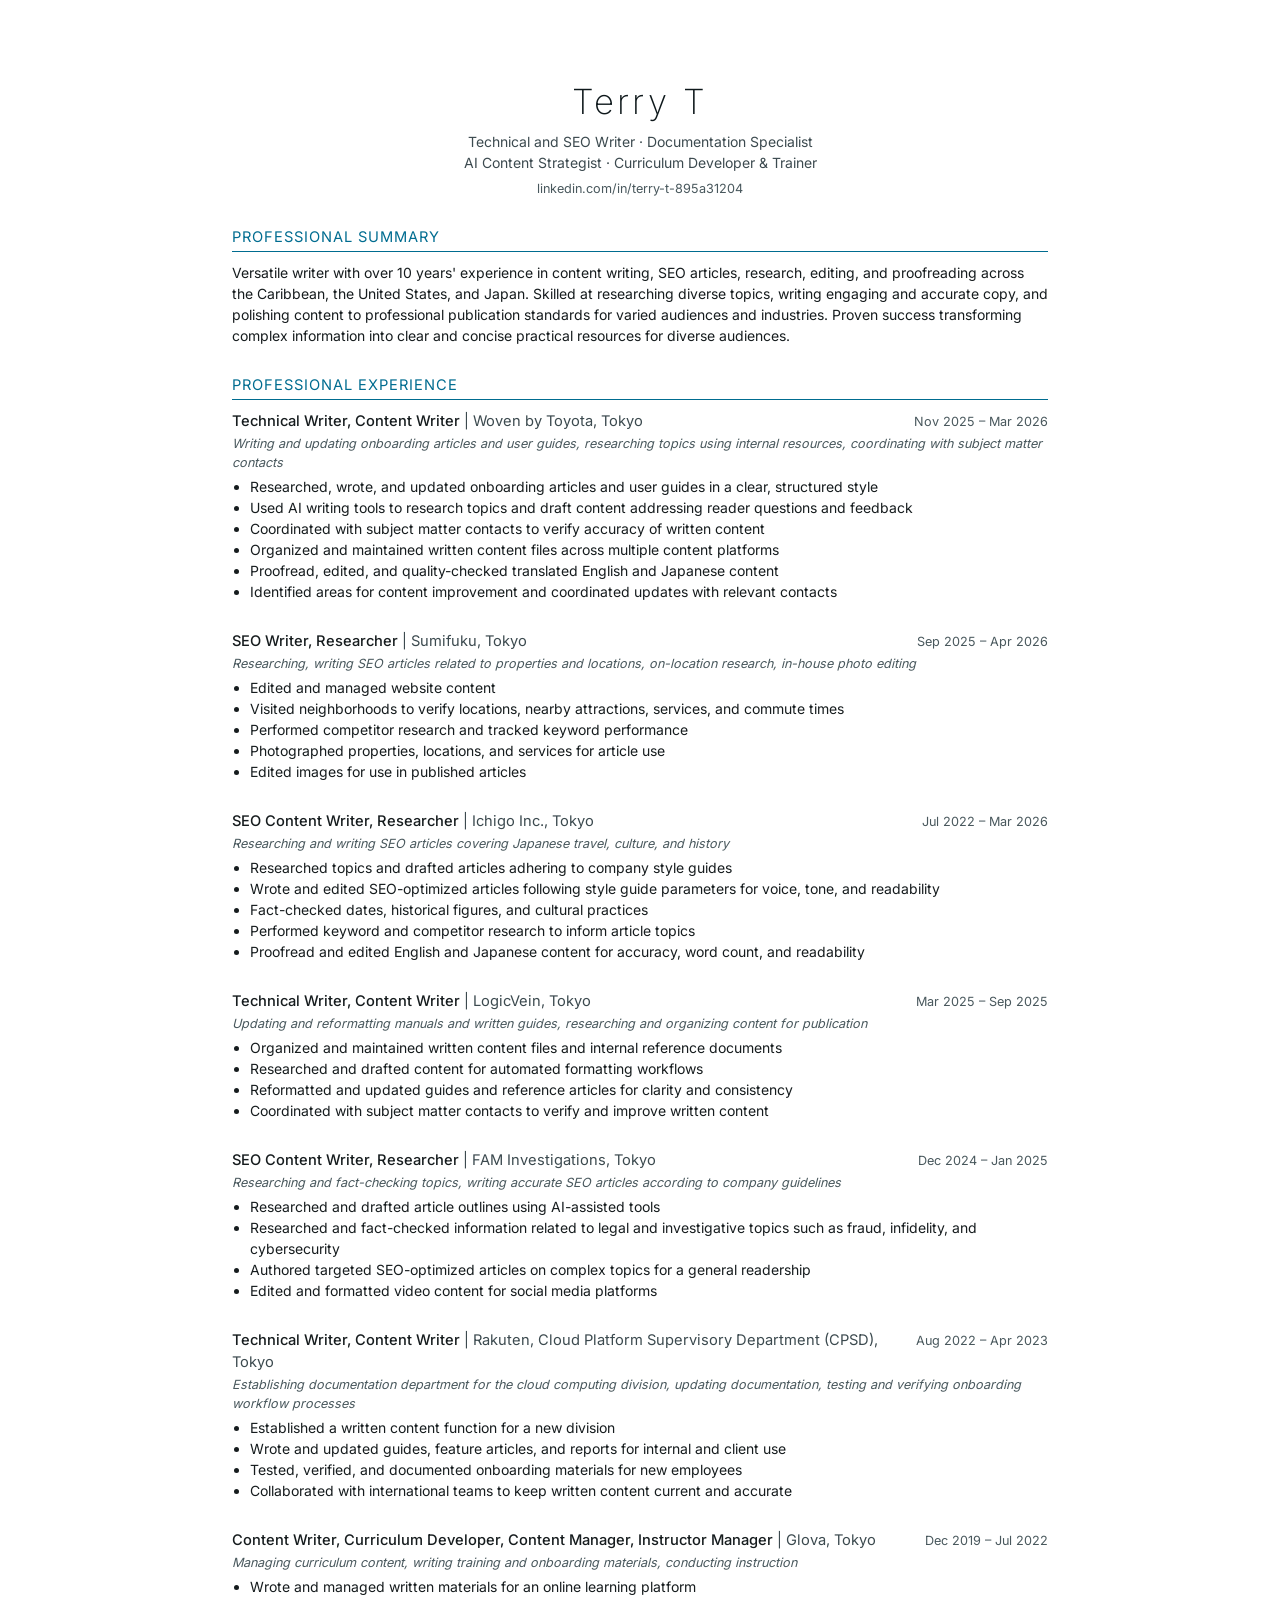
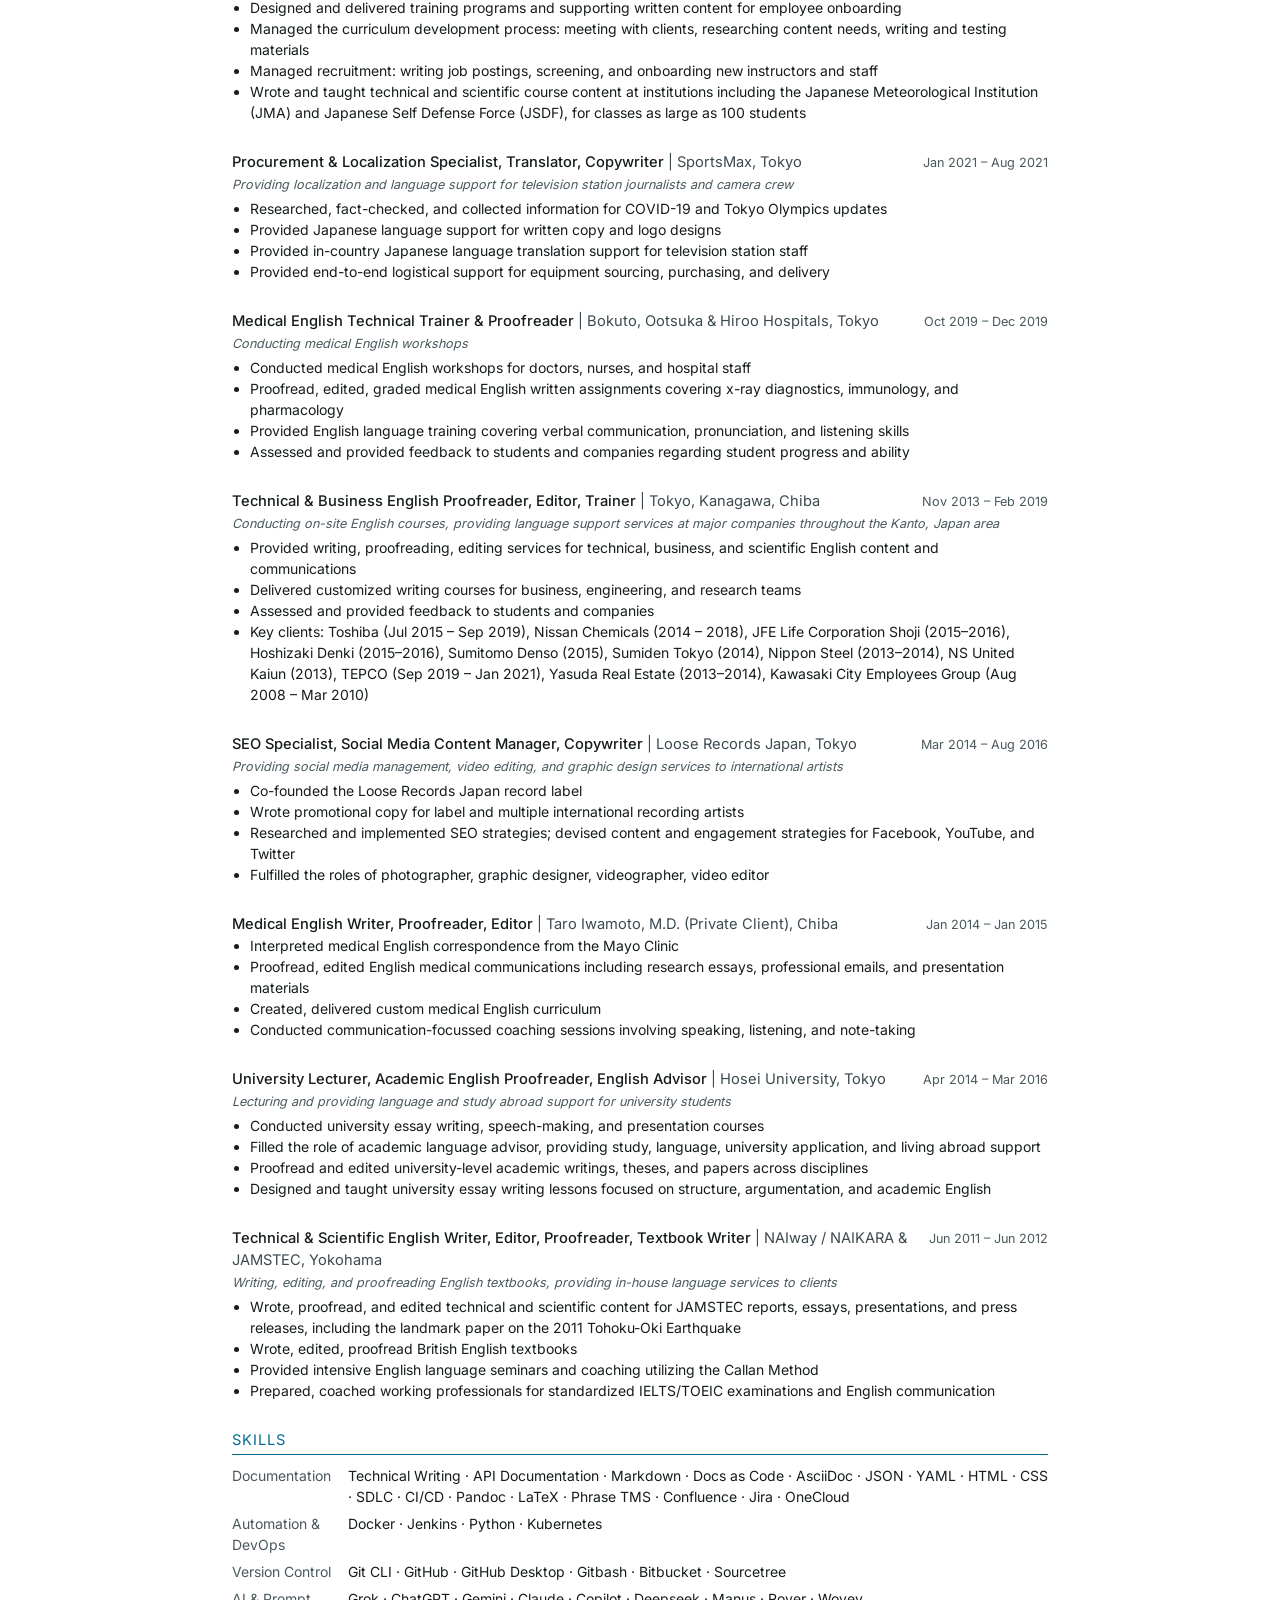
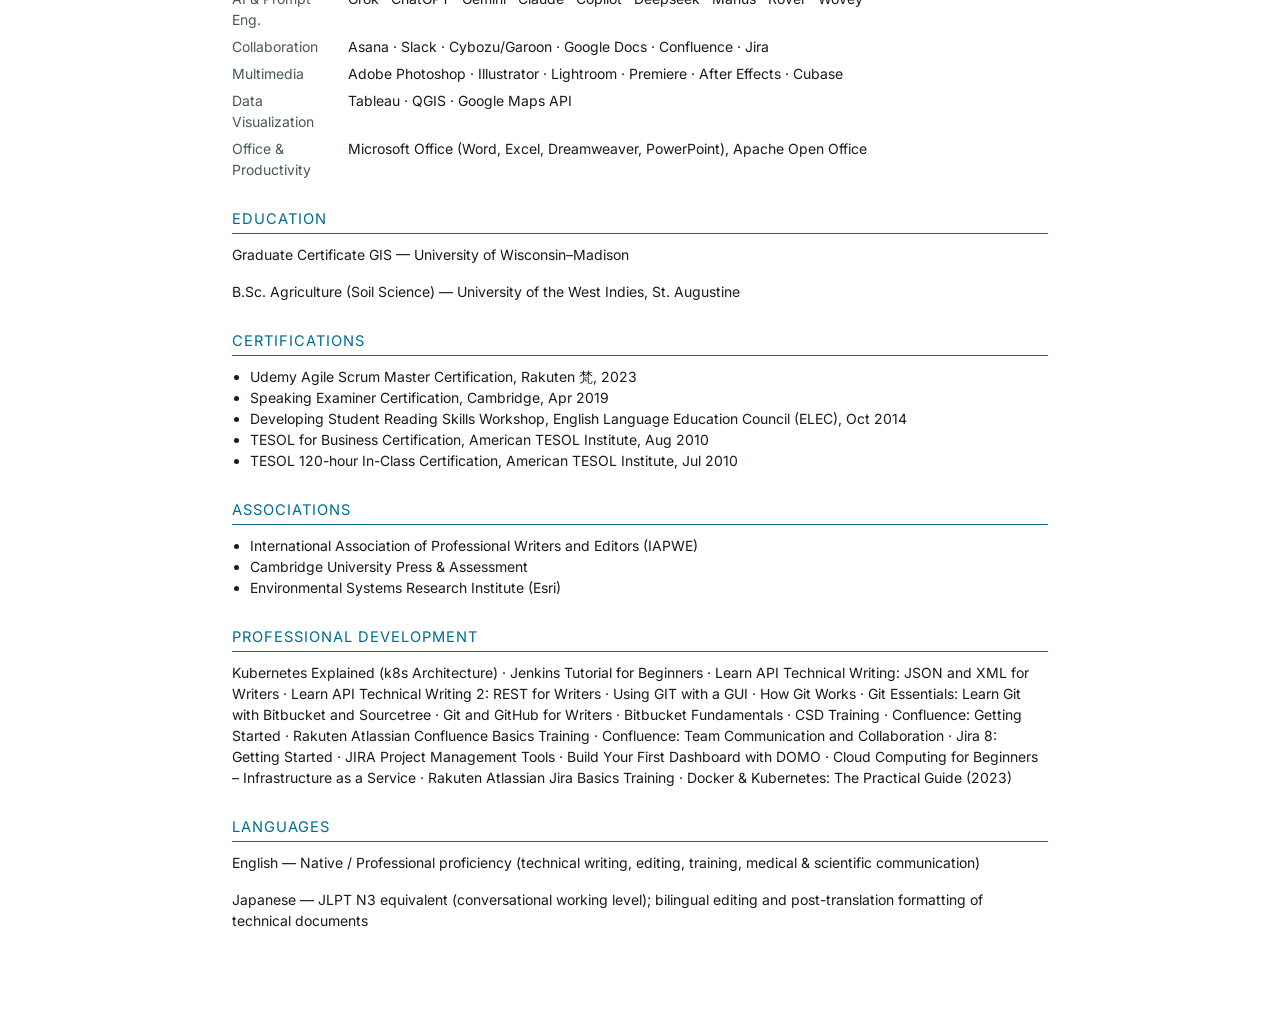
<file: index.html>
<!DOCTYPE html>
<html lang="en">
<head>
  <meta charset="utf-8">
  <meta name="viewport" content="width=device-width, initial-scale=1.0">
  <title>Terry T | Resume</title>
  <meta name="description" content="Resume of Terry T — Technical and SEO Writer, Documentation Specialist, AI Content Strategist, Curriculum Developer &amp; Trainer">
  <link rel="stylesheet" href="css/resume.css">
</head>
<body>

<article class="resume">

  <header class="resume-header">
    <h1>Terry T</h1>
    <div class="subtitle">Technical and SEO Writer &middot; Documentation Specialist<br>AI Content Strategist &middot; Curriculum Developer &amp; Trainer</div>
    <div class="contact-links">
      <a href="https://www.linkedin.com/in/terry-t-895a31204">linkedin.com/in/terry-t-895a31204</a>
    </div>
  </header>

  <h2>Professional Summary</h2>
  <p>Versatile writer with over 10 years' experience in content writing, SEO articles, research, editing, and proofreading across the Caribbean, the United States, and Japan. Skilled at researching diverse topics, writing engaging and accurate copy, and polishing content to professional publication standards for varied audiences and industries. Proven success transforming complex information into clear and concise practical resources for diverse audiences.</p>

  <h2>Professional Experience</h2>

  <div class="job">
    <div class="job-header">
      <div class="job-title">Technical Writer, Content Writer <span class="company">| Woven by Toyota, Tokyo</span></div>
      <div class="job-dates">Nov 2025 &ndash; Mar 2026</div>
    </div>
    <div class="job-summary">Writing and updating onboarding articles and user guides, researching topics using internal resources, coordinating with subject matter contacts</div>
    <ul>
      <li>Researched, wrote, and updated onboarding articles and user guides in a clear, structured style</li>
      <li>Used AI writing tools to research topics and draft content addressing reader questions and feedback</li>
      <li>Coordinated with subject matter contacts to verify accuracy of written content</li>
      <li>Organized and maintained written content files across multiple content platforms</li>
      <li>Proofread, edited, and quality-checked translated English and Japanese content</li>
      <li>Identified areas for content improvement and coordinated updates with relevant contacts</li>
    </ul>
  </div>

  <div class="job">
    <div class="job-header">
      <div class="job-title">SEO Writer, Researcher <span class="company">| Sumifuku, Tokyo</span></div>
      <div class="job-dates">Sep 2025 &ndash; Apr 2026</div>
    </div>
    <div class="job-summary">Researching, writing SEO articles related to properties and locations, on-location research, in-house photo editing</div>
    <ul>
      <li>Edited and managed website content</li>
      <li>Visited neighborhoods to verify locations, nearby attractions, services, and commute times</li>
      <li>Performed competitor research and tracked keyword performance</li>
      <li>Photographed properties, locations, and services for article use</li>
      <li>Edited images for use in published articles</li>
    </ul>
  </div>

  <div class="job">
    <div class="job-header">
      <div class="job-title">SEO Content Writer, Researcher <span class="company">| Ichigo Inc., Tokyo</span></div>
      <div class="job-dates">Jul 2022 &ndash; Mar 2026</div>
    </div>
    <div class="job-summary">Researching and writing SEO articles covering Japanese travel, culture, and history</div>
    <ul>
      <li>Researched topics and drafted articles adhering to company style guides</li>
      <li>Wrote and edited SEO-optimized articles following style guide parameters for voice, tone, and readability</li>
      <li>Fact-checked dates, historical figures, and cultural practices</li>
      <li>Performed keyword and competitor research to inform article topics</li>
      <li>Proofread and edited English and Japanese content for accuracy, word count, and readability</li>
    </ul>
  </div>

  <div class="job">
    <div class="job-header">
      <div class="job-title">Technical Writer, Content Writer <span class="company">| LogicVein, Tokyo</span></div>
      <div class="job-dates">Mar 2025 &ndash; Sep 2025</div>
    </div>
    <div class="job-summary">Updating and reformatting manuals and written guides, researching and organizing content for publication</div>
    <ul>
      <li>Organized and maintained written content files and internal reference documents</li>
      <li>Researched and drafted content for automated formatting workflows</li>
      <li>Reformatted and updated guides and reference articles for clarity and consistency</li>
      <li>Coordinated with subject matter contacts to verify and improve written content</li>
    </ul>
  </div>

  <div class="job">
    <div class="job-header">
      <div class="job-title">SEO Content Writer, Researcher <span class="company">| FAM Investigations, Tokyo</span></div>
      <div class="job-dates">Dec 2024 &ndash; Jan 2025</div>
    </div>
    <div class="job-summary">Researching and fact-checking topics, writing accurate SEO articles according to company guidelines</div>
    <ul>
      <li>Researched and drafted article outlines using AI-assisted tools</li>
      <li>Researched and fact-checked information related to legal and investigative topics such as fraud, infidelity, and cybersecurity</li>
      <li>Authored targeted SEO-optimized articles on complex topics for a general readership</li>
      <li>Edited and formatted video content for social media platforms</li>
    </ul>
  </div>

  <div class="job">
    <div class="job-header">
      <div class="job-title">Technical Writer, Content Writer <span class="company">| Rakuten, Cloud Platform Supervisory Department (CPSD), Tokyo</span></div>
      <div class="job-dates">Aug 2022 &ndash; Apr 2023</div>
    </div>
    <div class="job-summary">Establishing documentation department for the cloud computing division, updating documentation, testing and verifying onboarding workflow processes</div>
    <ul>
      <li>Established a written content function for a new division</li>
      <li>Wrote and updated guides, feature articles, and reports for internal and client use</li>
      <li>Tested, verified, and documented onboarding materials for new employees</li>
      <li>Collaborated with international teams to keep written content current and accurate</li>
    </ul>
  </div>

  <div class="job">
    <div class="job-header">
      <div class="job-title">Content Writer, Curriculum Developer, Content Manager, Instructor Manager <span class="company">| Glova, Tokyo</span></div>
      <div class="job-dates">Dec 2019 &ndash; Jul 2022</div>
    </div>
    <div class="job-summary">Managing curriculum content, writing training and onboarding materials, conducting instruction</div>
    <ul>
      <li>Wrote and managed written materials for an online learning platform</li>
      <li>Designed and delivered training programs and supporting written content for employee onboarding</li>
      <li>Managed the curriculum development process: meeting with clients, researching content needs, writing and testing materials</li>
      <li>Managed recruitment: writing job postings, screening, and onboarding new instructors and staff</li>
      <li>Wrote and taught technical and scientific course content at institutions including the Japanese Meteorological Institution (JMA) and Japanese Self Defense Force (JSDF), for classes as large as 100 students</li>
    </ul>
  </div>

  <div class="job">
    <div class="job-header">
      <div class="job-title">Procurement &amp; Localization Specialist, Translator, Copywriter <span class="company">| SportsMax, Tokyo</span></div>
      <div class="job-dates">Jan 2021 &ndash; Aug 2021</div>
    </div>
    <div class="job-summary">Providing localization and language support for television station journalists and camera crew</div>
    <ul>
      <li>Researched, fact-checked, and collected information for COVID-19 and Tokyo Olympics updates</li>
      <li>Provided Japanese language support for written copy and logo designs</li>
      <li>Provided in-country Japanese language translation support for television station staff</li>
      <li>Provided end-to-end logistical support for equipment sourcing, purchasing, and delivery</li>
    </ul>
  </div>

  <div class="job">
    <div class="job-header">
      <div class="job-title">Medical English Technical Trainer &amp; Proofreader <span class="company">| Bokuto, Ootsuka &amp; Hiroo Hospitals, Tokyo</span></div>
      <div class="job-dates">Oct 2019 &ndash; Dec 2019</div>
    </div>
    <div class="job-summary">Conducting medical English workshops</div>
    <ul>
      <li>Conducted medical English workshops for doctors, nurses, and hospital staff</li>
      <li>Proofread, edited, graded medical English written assignments covering x-ray diagnostics, immunology, and pharmacology</li>
      <li>Provided English language training covering verbal communication, pronunciation, and listening skills</li>
      <li>Assessed and provided feedback to students and companies regarding student progress and ability</li>
    </ul>
  </div>

  <div class="job">
    <div class="job-header">
      <div class="job-title">Technical &amp; Business English Proofreader, Editor, Trainer <span class="company">| Tokyo, Kanagawa, Chiba</span></div>
      <div class="job-dates">Nov 2013 &ndash; Feb 2019</div>
    </div>
    <div class="job-summary">Conducting on-site English courses, providing language support services at major companies throughout the Kanto, Japan area</div>
    <ul>
      <li>Provided writing, proofreading, editing services for technical, business, and scientific English content and communications</li>
      <li>Delivered customized writing courses for business, engineering, and research teams</li>
      <li>Assessed and provided feedback to students and companies</li>
      <li>Key clients: Toshiba (Jul 2015 &ndash; Sep 2019), Nissan Chemicals (2014 &ndash; 2018), JFE Life Corporation Shoji (2015&ndash;2016), Hoshizaki Denki (2015&ndash;2016), Sumitomo Denso (2015), Sumiden Tokyo (2014), Nippon Steel (2013&ndash;2014), NS United Kaiun (2013), TEPCO (Sep 2019 &ndash; Jan 2021), Yasuda Real Estate (2013&ndash;2014), Kawasaki City Employees Group (Aug 2008 &ndash; Mar 2010)</li>
    </ul>
  </div>

  <div class="job">
    <div class="job-header">
      <div class="job-title">SEO Specialist, Social Media Content Manager, Copywriter <span class="company">| Loose Records Japan, Tokyo</span></div>
      <div class="job-dates">Mar 2014 &ndash; Aug 2016</div>
    </div>
    <div class="job-summary">Providing social media management, video editing, and graphic design services to international artists</div>
    <ul>
      <li>Co-founded the Loose Records Japan record label</li>
      <li>Wrote promotional copy for label and multiple international recording artists</li>
      <li>Researched and implemented SEO strategies; devised content and engagement strategies for Facebook, YouTube, and Twitter</li>
      <li>Fulfilled the roles of photographer, graphic designer, videographer, video editor</li>
    </ul>
  </div>

  <div class="job">
    <div class="job-header">
      <div class="job-title">Medical English Writer, Proofreader, Editor <span class="company">| Taro Iwamoto, M.D. (Private Client), Chiba</span></div>
      <div class="job-dates">Jan 2014 &ndash; Jan 2015</div>
    </div>
    <ul>
      <li>Interpreted medical English correspondence from the Mayo Clinic</li>
      <li>Proofread, edited English medical communications including research essays, professional emails, and presentation materials</li>
      <li>Created, delivered custom medical English curriculum</li>
      <li>Conducted communication-focussed coaching sessions involving speaking, listening, and note-taking</li>
    </ul>
  </div>

  <div class="job">
    <div class="job-header">
      <div class="job-title">University Lecturer, Academic English Proofreader, English Advisor <span class="company">| Hosei University, Tokyo</span></div>
      <div class="job-dates">Apr 2014 &ndash; Mar 2016</div>
    </div>
    <div class="job-summary">Lecturing and providing language and study abroad support for university students</div>
    <ul>
      <li>Conducted university essay writing, speech-making, and presentation courses</li>
      <li>Filled the role of academic language advisor, providing study, language, university application, and living abroad support</li>
      <li>Proofread and edited university-level academic writings, theses, and papers across disciplines</li>
      <li>Designed and taught university essay writing lessons focused on structure, argumentation, and academic English</li>
    </ul>
  </div>

  <div class="job">
    <div class="job-header">
      <div class="job-title">Technical &amp; Scientific English Writer, Editor, Proofreader, Textbook Writer <span class="company">| NAIway / NAIKARA &amp; JAMSTEC, Yokohama</span></div>
      <div class="job-dates">Jun 2011 &ndash; Jun 2012</div>
    </div>
    <div class="job-summary">Writing, editing, and proofreading English textbooks, providing in-house language services to clients</div>
    <ul>
      <li>Wrote, proofread, and edited technical and scientific content for JAMSTEC reports, essays, presentations, and press releases, including the landmark paper on the 2011 Tohoku-Oki Earthquake</li>
      <li>Wrote, edited, proofread British English textbooks</li>
      <li>Provided intensive English language seminars and coaching utilizing the Callan Method</li>
      <li>Prepared, coached working professionals for standardized IELTS/TOEIC examinations and English communication</li>
    </ul>
  </div>

  <h2>Skills</h2>
  <div class="skills">
    <div class="skill-row"><span class="label">Documentation</span><span>Technical Writing &middot; API Documentation &middot; Markdown &middot; Docs as Code &middot; AsciiDoc &middot; JSON &middot; YAML &middot; HTML &middot; CSS &middot; SDLC &middot; CI/CD &middot; Pandoc &middot; LaTeX &middot; Phrase TMS &middot; Confluence &middot; Jira &middot; OneCloud</span></div>
    <div class="skill-row"><span class="label">Automation &amp; DevOps</span><span>Docker &middot; Jenkins &middot; Python &middot; Kubernetes</span></div>
    <div class="skill-row"><span class="label">Version Control</span><span>Git CLI &middot; GitHub &middot; GitHub Desktop &middot; Gitbash &middot; Bitbucket &middot; Sourcetree</span></div>
    <div class="skill-row"><span class="label">AI &amp; Prompt Eng.</span><span>Grok &middot; ChatGPT &middot; Gemini &middot; Claude &middot; Copilot &middot; Deepseek &middot; Manus &middot; Rover &middot; Wovey</span></div>
    <div class="skill-row"><span class="label">Collaboration</span><span>Asana &middot; Slack &middot; Cybozu/Garoon &middot; Google Docs &middot; Confluence &middot; Jira</span></div>
    <div class="skill-row"><span class="label">Multimedia</span><span>Adobe Photoshop &middot; Illustrator &middot; Lightroom &middot; Premiere &middot; After Effects &middot; Cubase</span></div>
    <div class="skill-row"><span class="label">Data Visualization</span><span>Tableau &middot; QGIS &middot; Google Maps API</span></div>
    <div class="skill-row"><span class="label">Office &amp; Productivity</span><span>Microsoft Office (Word, Excel, Dreamweaver, PowerPoint), Apache Open Office</span></div>
  </div>

  <h2>Education</h2>
  <div class="education">
    <p class="education-item">Graduate Certificate GIS &mdash; University of Wisconsin&ndash;Madison<span class="dates-hidden">, Sep 2001 &ndash; Oct 2004</span></p>
    <p class="education-item">B.Sc. Agriculture (Soil Science) &mdash; University of the West Indies, St. Augustine<span class="dates-hidden">, Jan 1995 &ndash; Sep 1997</span></p>
  </div>

  <h2>Certifications</h2>
  <ul>
    <li>Udemy Agile Scrum Master Certification, Rakuten &#26805;, 2023</li>
    <li>Speaking Examiner Certification, Cambridge, Apr 2019</li>
    <li>Developing Student Reading Skills Workshop, English Language Education Council (ELEC), Oct 2014</li>
    <li>TESOL for Business Certification, American TESOL Institute, Aug 2010</li>
    <li>TESOL 120-hour In-Class Certification, American TESOL Institute, Jul 2010</li>
  </ul>

  <h2>Associations</h2>
  <ul>
    <li>International Association of Professional Writers and Editors (IAPWE)</li>
    <li>Cambridge University Press &amp; Assessment</li>
    <li>Environmental Systems Research Institute (Esri)</li>
  </ul>

  <h2>Professional Development</h2>
  <p>Kubernetes Explained (k8s Architecture) &middot; Jenkins Tutorial for Beginners &middot; Learn API Technical Writing: JSON and XML for Writers &middot; Learn API Technical Writing 2: REST for Writers &middot; Using GIT with a GUI &middot; How Git Works &middot; Git Essentials: Learn Git with Bitbucket and Sourcetree &middot; Git and GitHub for Writers &middot; Bitbucket Fundamentals &middot; CSD Training &middot; Confluence: Getting Started &middot; Rakuten Atlassian Confluence Basics Training &middot; Confluence: Team Communication and Collaboration &middot; Jira 8: Getting Started &middot; JIRA Project Management Tools &middot; Build Your First Dashboard with DOMO &middot; Cloud Computing for Beginners &ndash; Infrastructure as a Service &middot; Rakuten Atlassian Jira Basics Training &middot; Docker &amp; Kubernetes: The Practical Guide (2023)</p>

  <h2>Languages</h2>
  <p class="tight">English &mdash; Native / Professional proficiency (technical writing, editing, training, medical &amp; scientific communication)</p>
  <p>Japanese &mdash; JLPT N3 equivalent (conversational working level); bilingual editing and post-translation formatting of technical documents</p>

</article>

</body>
</html>
</file>
<file: css/resume.css>
/* Resume — Terry T
   Fonts: Inter (variable), subset to latin + latin-ext */

@font-face {
  font-family: "Inter";
  font-style: normal;
  font-weight: 200 700;
  font-display: swap;
  src: url("../fonts/inter-latin.woff2") format("woff2");
  unicode-range: U+0000-00FF, U+0131, U+0152-0153, U+02BB-02BC, U+02C6, U+02DA,
    U+02DC, U+2000-206F, U+2122, U+2191, U+2193, U+2212, U+2215;
}

@font-face {
  font-family: "Inter";
  font-style: normal;
  font-weight: 200 700;
  font-display: swap;
  src: url("../fonts/inter-latin-ext.woff2") format("woff2");
  unicode-range: U+0100-02BA, U+02BD-02C5, U+02C7-02CC, U+02CE-02D7,
    U+02DD-02FF, U+1D00-1DBF, U+1E00-1E9F, U+1EF2-1EFF, U+2020, U+20A0-20AB,
    U+20AD-20C0, U+2113, U+2C60-2C7F, U+A720-A7FF;
}

.resume {
  font-family: "Inter", sans-serif;
  color: oklch(22% 0.01 220);
  font-size: 10.5pt;
  line-height: 1.5;
  max-width: 8.5in;
  margin: 0 auto;
  padding: 0.7in;
}

.resume-header {
  margin-bottom: 28px;
  text-align: center;
}

.resume-header h1 {
  font-size: 26pt;
  font-weight: 200;
  margin: 0 0 4px;
  color: oklch(20% 0.015 220);
  letter-spacing: 3px;
}

.resume-header .subtitle {
  font-size: 10.5pt;
  color: oklch(40% 0.02 220);
  margin-bottom: 6px;
}

.resume-header .contact-links {
  font-size: 9.5pt;
  color: oklch(45% 0.02 220);
  display: flex;
  gap: 14px;
  flex-wrap: wrap;
  justify-content: center;
}

.resume-header .contact-links a {
  color: inherit;
  text-decoration: none;
}

.resume-header .contact-links a:hover {
  text-decoration: underline;
}

.resume h2 {
  font-size: 11pt;
  font-weight: 400;
  color: oklch(48% 0.13 220);
  text-transform: uppercase;
  letter-spacing: 1px;
  border-bottom: 1.5px solid oklch(48% 0.13 220);
  padding-bottom: 3px;
  margin: 28px 0 10px;
}

.resume h2:first-of-type {
  margin-top: 0;
}

.resume p {
  margin: 0 0 16px;
  text-wrap: pretty;
}

.job {
  break-inside: avoid;
  margin-bottom: 28px;
}

.job-header {
  display: flex;
  justify-content: space-between;
  align-items: baseline;
  gap: 10px;
}

.job-title {
  font-weight: 500;
  font-size: 11pt;
}

.job-title .company {
  font-weight: 400;
  color: oklch(40% 0.02 220);
}

.job-dates {
  font-size: 9.5pt;
  color: oklch(45% 0.02 220);
  white-space: nowrap;
}

.job-summary {
  font-size: 9.5pt;
  color: oklch(45% 0.02 220);
  font-style: italic;
  margin: 2px 0 4px;
}

.job ul {
  margin: 0;
  padding-left: 18px;
}

.resume > ul {
  margin: 0 0 16px;
  padding-left: 18px;
}

.skills {
  margin-bottom: 16px;
  display: grid;
  gap: 6px;
}

.skill-row {
  display: grid;
  grid-template-columns: 110px 1fr;
  gap: 6px;
}

.skill-row .label {
  color: oklch(45% 0.02 220);
}

.tight {
  margin-bottom: 4px;
}

.education-item {
  margin: 0 0 4px;
}

/* Intentionally invisible — keeps exact dates out of the visual resume
   (age-neutral presentation) while leaving the text selectable/copyable
   and present for anyone reading the page source or using a screen reader. */
.education-item .dates-hidden {
  color: white;
}

@media print {
  .resume {
    padding: 0;
  }
}

@media (max-width: 700px) {
  .resume {
    padding: 32px 20px;
  }
  .job-header {
    flex-direction: column;
    gap: 2px;
  }
  .skill-row {
    grid-template-columns: 1fr;
    gap: 2px;
  }
}
</file>
